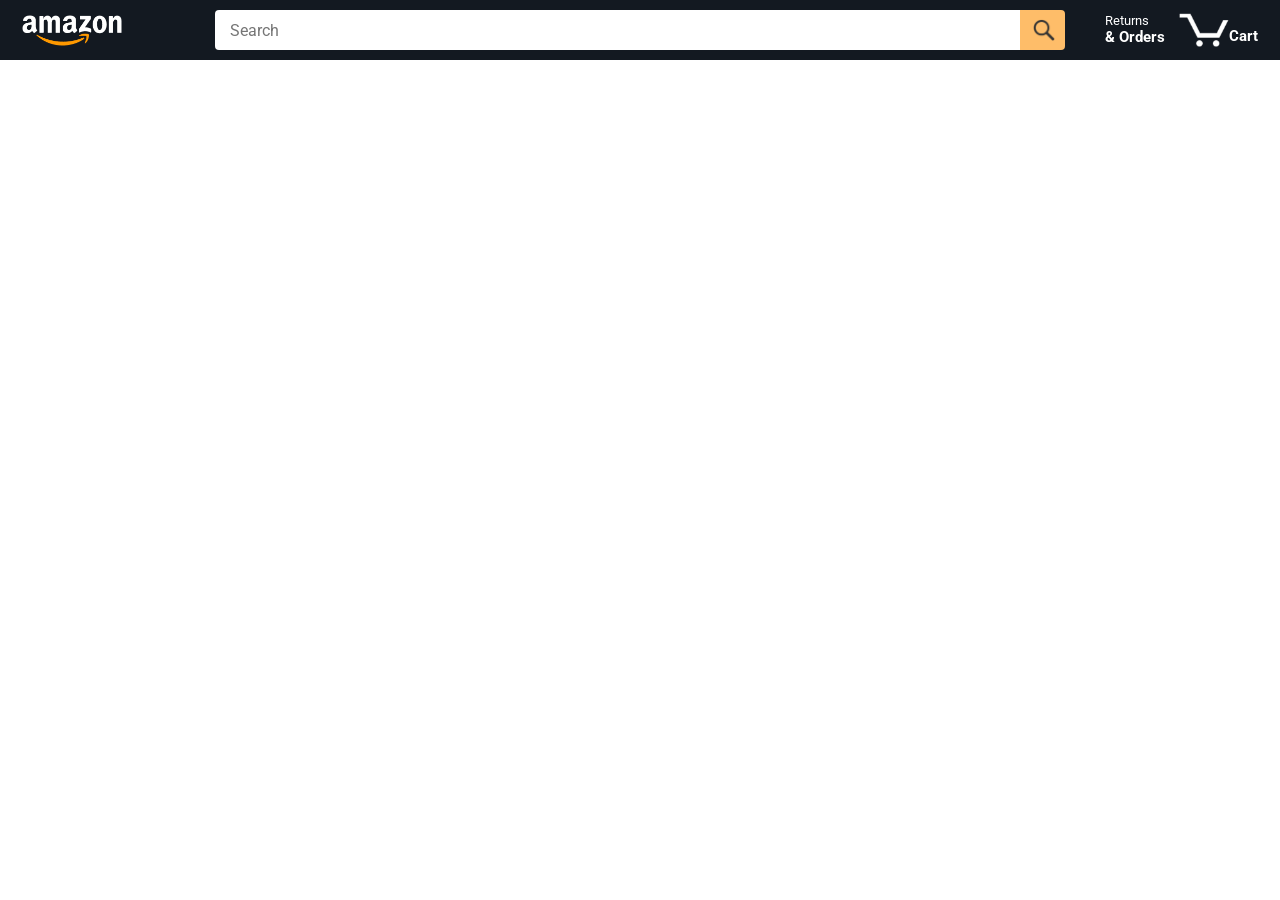
<file: index.html>
<!DOCTYPE html>
<html>

<head>
  <title>Amazon Project</title>

  <!-- This code is needed for responsive design to work.
      (Responsive design = make the website look good on
      smaller screen sizes like a phone or a tablet). -->
  <meta name="viewport" content="width=device-width, initial-scale=1">

  <!-- Load a font called Roboto from Google Fonts. -->
  <link rel="preconnect" href="https://fonts.googleapis.com">
  <link rel="preconnect" href="https://fonts.gstatic.com" crossorigin>
  <link href="https://fonts.googleapis.com/css2?family=Roboto:wght@400;500;700&display=swap" rel="stylesheet">

  <!-- Here are the CSS files for this page. -->
  <link rel="stylesheet" href="styles/shared/general.css">
  <link rel="stylesheet" href="styles/shared/amazon-header.css">
  <link rel="stylesheet" href="styles/pages/amazon.css">
</head>

<body>
  <div class="amazon-header">
    <div class="amazon-header-left-section">
      <a href="index.html" class="header-link">
        <img class="amazon-logo" src="images/amazon-logo-white.png">
        <img class="amazon-mobile-logo" src="images/amazon-mobile-logo-white.png">
      </a>
    </div>

    <div class="amazon-header-middle-section">
      <input class="search-bar" type="text" placeholder="Search">

      <button class="search-button">
        <img class="search-icon" src="images/icons/search-icon.png">
      </button>
    </div>

    <div class="amazon-header-right-section">
      <a class="orders-link header-link" href="orders.html">
        <span class="returns-text">Returns</span>
        <span class="orders-text">& Orders</span>
      </a>

      <a class="cart-link header-link" href="checkout.html">
        <img class="cart-icon" src="images/icons/cart-icon.png">
        <div class="cart-quantity js-cart-quantity"></div>
        <div class="cart-text">Cart</div>
      </a>
    </div>
  </div>

  <div class="main">
    <div class="products-grid js-product-grid">
      <!-- content product grid -->
    </div>
  </div>
  <script type="module" src="script/amazon.js"></script>



</body>

</html>
</file>
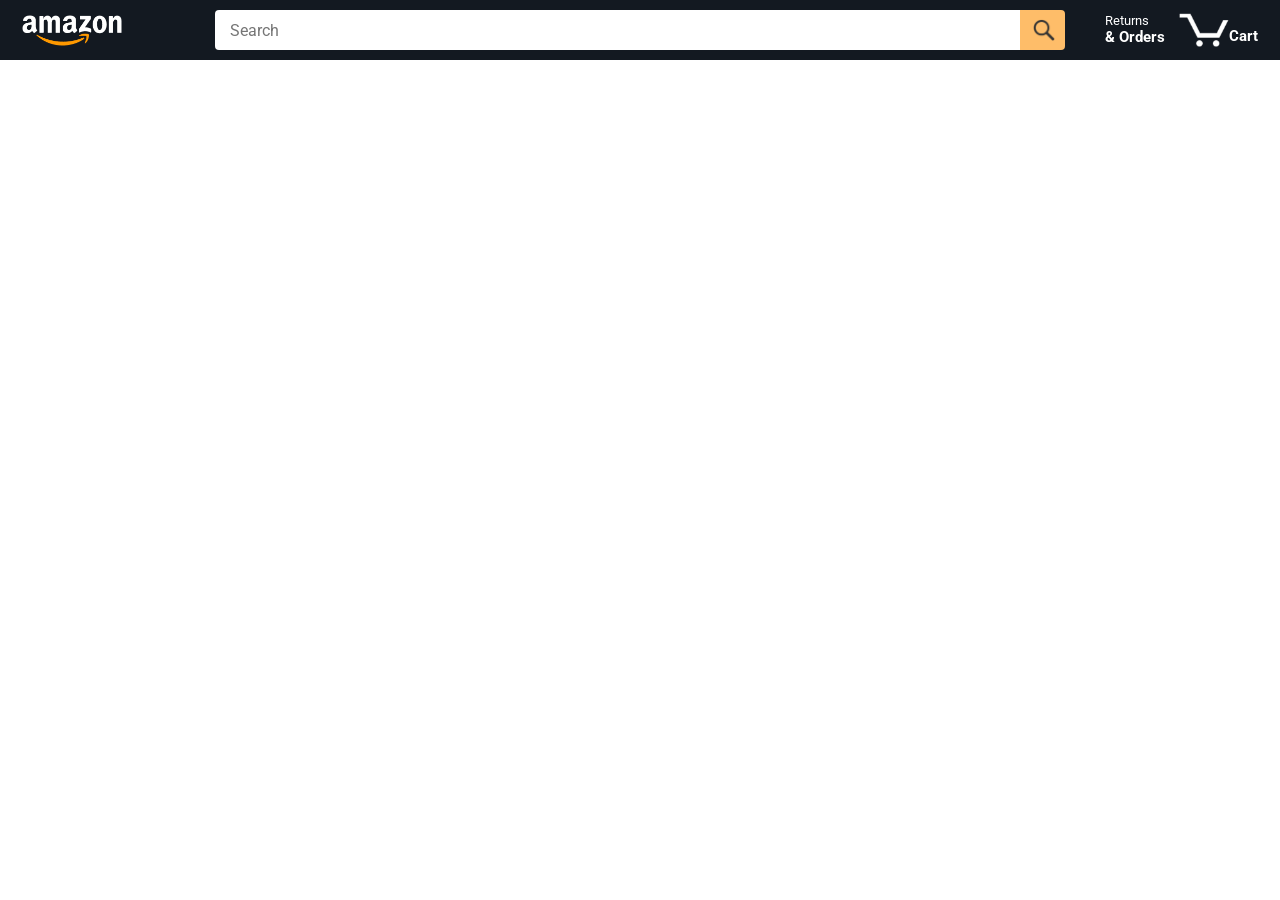
<file: amazon.html>
<!DOCTYPE html>
<html>

<head>
  <title>Amazon Project</title>

  <!-- This code is needed for responsive design to work.
      (Responsive design = make the website look good on
      smaller screen sizes like a phone or a tablet). -->
  <meta name="viewport" content="width=device-width, initial-scale=1">

  <!-- Load a font called Roboto from Google Fonts. -->
  <link rel="preconnect" href="https://fonts.googleapis.com">
  <link rel="preconnect" href="https://fonts.gstatic.com" crossorigin>
  <link href="https://fonts.googleapis.com/css2?family=Roboto:wght@400;500;700&display=swap" rel="stylesheet">

  <!-- Here are the CSS files for this page. -->
  <link rel="stylesheet" href="styles/shared/general.css">
  <link rel="stylesheet" href="styles/shared/amazon-header.css">
  <link rel="stylesheet" href="styles/pages/amazon.css">
</head>

<body>
  <div class="amazon-header">
    <div class="amazon-header-left-section">
      <a href="index.html" class="header-link">
        <img class="amazon-logo" src="images/amazon-logo-white.png">
        <img class="amazon-mobile-logo" src="images/amazon-mobile-logo-white.png">
      </a>
    </div>

    <div class="amazon-header-middle-section">
      <input class="search-bar" type="text" placeholder="Search">

      <button class="search-button">
        <img class="search-icon" src="images/icons/search-icon.png">
      </button>
    </div>

    <div class="amazon-header-right-section">
      <a class="orders-link header-link" href="orders.html">
        <span class="returns-text">Returns</span>
        <span class="orders-text">& Orders</span>
      </a>

      <a class="cart-link header-link" href="checkout.html">
        <img class="cart-icon" src="images/icons/cart-icon.png">
        <div class="cart-quantity js-cart-quantity"></div>
        <div class="cart-text">Cart</div>
      </a>
    </div>
  </div>

  <div class="main">
    <div class="products-grid js-product-grid">
      <!-- content product grid -->
    </div>
  </div>
  <script type="module" src="script/amazon.js"></script>



</body>

</html>
</file>
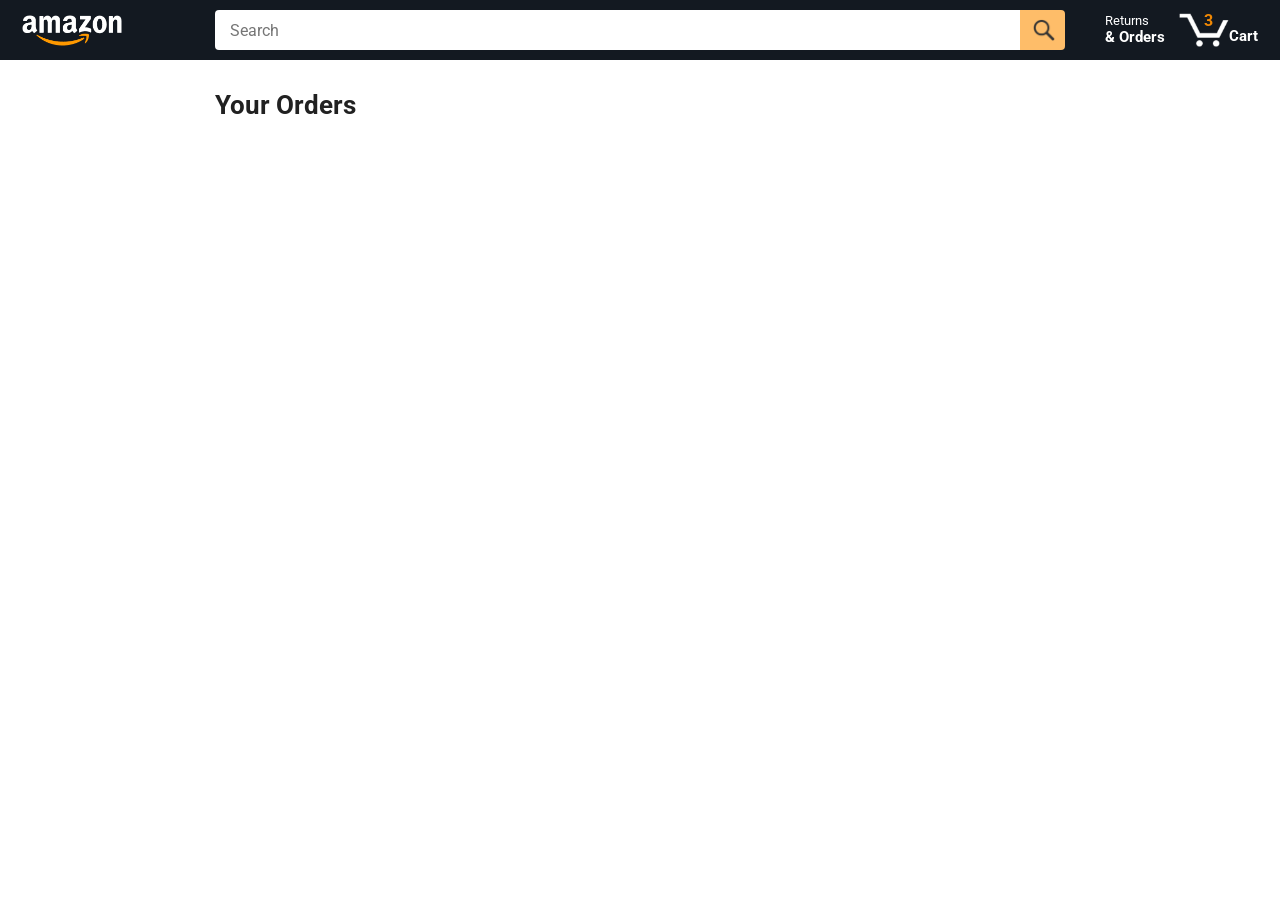
<file: orders.html>
<!DOCTYPE html>
<html>

<head>
  <title>Orders</title>

  <!-- This code is needed for responsive design to work.
      (Responsive design = make the website look good on
      smaller screen sizes like a phone or a tablet). -->
  <meta name="viewport" content="width=device-width, initial-scale=1">

  <!-- Load a font called Roboto from Google Fonts. -->
  <link rel="preconnect" href="https://fonts.googleapis.com">
  <link rel="preconnect" href="https://fonts.gstatic.com" crossorigin>
  <link href="https://fonts.googleapis.com/css2?family=Roboto:wght@400;500;700&display=swap" rel="stylesheet">

  <!-- Here are the CSS files for this page. -->
  <link rel="stylesheet" href="styles/shared/general.css">
  <link rel="stylesheet" href="styles/shared/amazon-header.css">
  <link rel="stylesheet" href="styles/pages/orders.css">
</head>

<body>
  <div class="amazon-header">
    <div class="amazon-header-left-section">
      <a href="index.html" class="header-link">
        <img class="amazon-logo" src="images/amazon-logo-white.png">
        <img class="amazon-mobile-logo" src="images/amazon-mobile-logo-white.png">
      </a>
    </div>

    <div class="amazon-header-middle-section">
      <input class="search-bar" type="text" placeholder="Search">

      <button class="search-button">
        <img class="search-icon" src="images/icons/search-icon.png">
      </button>
    </div>

    <div class="amazon-header-right-section">
      <a class="orders-link header-link" href="orders.html">
        <span class="returns-text">Returns</span>
        <span class="orders-text">& Orders</span>
      </a>

      <a class="cart-link header-link" href="checkout.html">
        <img class="cart-icon" src="images/icons/cart-icon.png">
        <div class="cart-quantity">3</div>
        <div class="cart-text">Cart</div>
      </a>
    </div>
  </div>

  <div class="main">
    <div class="page-title">Your Orders</div>

    <div class="orders-grid js-orders-grid">
    </div>
  </div>


  <script type="module" src="script/orderPage.js"></script>
</body>

</html>
</file>
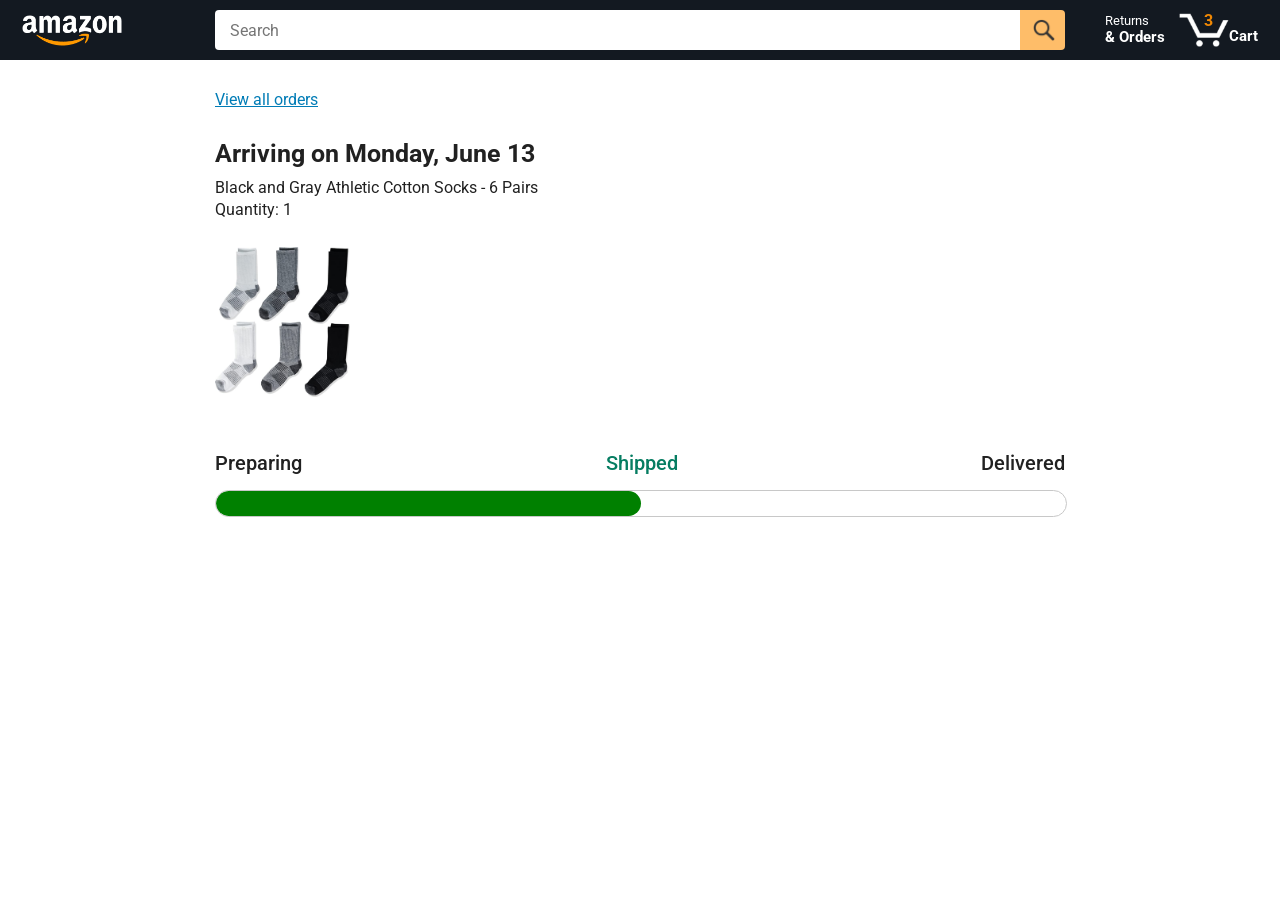
<file: tracking.html>
<!DOCTYPE html>
<html>

<head>
  <title>Tracking</title>

  <!-- This code is needed for responsive design to work.
      (Responsive design = make the website look good on
      smaller screen sizes like a phone or a tablet). -->
  <meta name="viewport" content="width=device-width, initial-scale=1">

  <!-- Load a font called Roboto from Google Fonts. -->
  <link rel="preconnect" href="https://fonts.googleapis.com">
  <link rel="preconnect" href="https://fonts.gstatic.com" crossorigin>
  <link href="https://fonts.googleapis.com/css2?family=Roboto:wght@400;500;700&display=swap" rel="stylesheet">

  <!-- Here are the CSS files for this page. -->
  <link rel="stylesheet" href="styles/shared/general.css">
  <link rel="stylesheet" href="styles/shared/amazon-header.css">
  <link rel="stylesheet" href="styles/pages/tracking.css">
</head>

<body>
  <div class="amazon-header">
    <div class="amazon-header-left-section">
      <a href="index.html" class="header-link">
        <img class="amazon-logo" src="images/amazon-logo-white.png">
        <img class="amazon-mobile-logo" src="images/amazon-mobile-logo-white.png">
      </a>
    </div>

    <div class="amazon-header-middle-section">
      <input class="search-bar" type="text" placeholder="Search">

      <button class="search-button">
        <img class="search-icon" src="images/icons/search-icon.png">
      </button>
    </div>

    <div class="amazon-header-right-section">
      <a class="orders-link header-link" href="orders.html">
        <span class="returns-text">Returns</span>
        <span class="orders-text">& Orders</span>
      </a>

      <a class="cart-link header-link" href="checkout.html">
        <img class="cart-icon" src="images/icons/cart-icon.png">
        <div class="cart-quantity">3</div>
        <div class="cart-text">Cart</div>
      </a>
    </div>
  </div>

  <div class="main">
    <div class="order-tracking">
      <a class="back-to-orders-link link-primary" href="orders.html">
        View all orders
      </a>

      <div class="delivery-date">
        Arriving on Monday, June 13
      </div>

      <div class="product-info">
        Black and Gray Athletic Cotton Socks - 6 Pairs
      </div>

      <div class="product-info">
        Quantity: 1
      </div>

      <img class="product-image" src="images/products/athletic-cotton-socks-6-pairs.jpg">

      <div class="progress-labels-container">
        <div class="progress-label">
          Preparing
        </div>
        <div class="progress-label current-status">
          Shipped
        </div>
        <div class="progress-label">
          Delivered
        </div>
      </div>

      <div class="progress-bar-container">
        <div class="progress-bar"></div>
      </div>
    </div>
  </div>

  <script>
    const url = new URL(window.location.href)
    console.log(url.searchParams.get('orderid'));
    console.log(url.searchParams.get('productid'));
  </script>
</body>

</html>
</file>
<file: styles/shared/general.css>
body {
  font-family: Roboto, Arial;
  color: rgb(33, 33, 33);
  /* The <body> element has a default margin of 8px
     on all sides. This removes the default margins. */
  margin: 0;
}

/* <p> elements have a default margin on the top
   and bottom. This removes the default margins. */
p {
  margin: 0;
}

button {
  cursor: pointer;
}

select {
  cursor: pointer;
}

input,
select,
button {
  font-family: Roboto, Arial;
}

.button-primary {
  color: rgb(33, 33, 33);
  background-color: rgb(255, 216, 20);
  border: 1px solid rgb(252, 210, 0);
  border-radius: 8px;
  cursor: pointer;
  box-shadow: 0 2px 5px rgba(213, 217, 217, 0.5);
}

.button-primary:hover {
  background-color: rgb(247, 202, 0);
  border: 1px solid rgb(242, 194, 0);
}

.button-primary:active {
  background: rgb(255, 216, 20);
  border-color: rgb(252, 210, 0);
  box-shadow: none;
}

.button-secondary {
  color: rgb(33, 33, 33);
  background: white;
  border: 1px solid rgb(213, 217, 217);
  border-radius: 8px;
  cursor: pointer;
  box-shadow: 0 2px 5px rgba(213, 217, 217, 0.5);
}

.button-secondary:hover {
  background-color: rgb(247, 250, 250);
}

.button-secondary:active {
  background-color: rgb(237, 253, 255);
  box-shadow: none;
}

/* These styles will limit text to 2 lines. Anything
   beyond 2 lines will be replaced with "..."
   You can find this code by using an A.I. tool or by
   searching in Google.
   https://css-tricks.com/almanac/properties/l/line-clamp/ */
.limit-text-to-2-lines {
  display: -webkit-box;
  -webkit-line-clamp: 2;
  -webkit-box-orient: vertical;
  overflow: hidden;
}

.link-primary {
  color: rgb(1, 124, 182);
  cursor: pointer;
}

.link-primary:hover {
  color: rgb(196, 80, 0);
}

/* Styles for dropdown selectors. */
select {
  color: rgb(33, 33, 33);
  background-color: rgb(240, 240, 240);
  border: 1px solid rgb(213, 217, 217);
  border-radius: 8px;
  padding: 3px 5px;
  font-size: 15px;
  cursor: pointer;
  box-shadow: 0 2px 5px rgba(213, 217, 217, 0.5);
}

select:focus,
input:focus {
  outline: 2px solid rgb(255, 153, 0);
}

.input-update {
  width: 40px;
  font-size: 16px;
}
</file>
<file: styles/shared/amazon-header.css>
.amazon-header {
  background-color: rgb(19, 25, 33);
  color: white;
  padding-left: 15px;
  padding-right: 15px;

  display: flex;
  align-items: center;
  justify-content: space-between;

  position: fixed;
  top: 0;
  left: 0;
  right: 0;
  height: 60px;
}

.amazon-header-left-section {
  width: 180px;
}

@media (max-width: 800px) {
  .amazon-header-left-section {
    width: unset;
  }
}

.header-link {
  display: inline-block;
  padding: 6px;
  border-radius: 2px;
  cursor: pointer;
  text-decoration: none;
  border: 1px solid rgba(0, 0, 0, 0);
}

.header-link:hover {
  border: 1px solid white;
}

.amazon-logo {
  width: 100px;
  margin-top: 5px;
}

.amazon-mobile-logo {
  display: none;
}

@media (max-width: 575px) {
  .amazon-logo {
    display: none;
  }

  .amazon-mobile-logo {
    display: block;
    height: 35px;
    margin-top: 5px;
  }
}

.amazon-header-middle-section {
  flex: 1;
  max-width: 850px;
  margin-left: 10px;
  margin-right: 10px;
  display: flex;
}

.search-bar {
  flex: 1;
  width: 0;
  font-size: 16px;
  height: 38px;
  padding-left: 15px;
  border: none;
  border-top-left-radius: 4px;
  border-bottom-left-radius: 4px;
  border-top-right-radius: 0;
  border-bottom-right-radius: 0;
}

.search-button {
  background-color: rgb(254, 189, 105);
  border: none;
  width: 45px;
  height: 40px;
  border-top-right-radius: 4px;
  border-bottom-right-radius: 4px;
  flex-shrink: 0;
}

.search-icon {
  height: 22px;
  margin-left: 2px;
  margin-top: 3px;
}

.amazon-header-right-section {
  width: 180px;
  flex-shrink: 0;
  display: flex;
  justify-content: end;
}

.orders-link {
  color: white;
}

.returns-text {
  display: block;
  font-size: 13px;
}

.orders-text {
  display: block;
  font-size: 15px;
  font-weight: 700;
}

.cart-link {
  color: white;
  display: flex;
  align-items: center;
  position: relative;
}

.cart-icon {
  width: 50px;
}

.cart-text {
  margin-top: 12px;
  font-size: 15px;
  font-weight: 700;
}

.cart-quantity {
  color: rgb(240, 136, 4);
  font-size: 16px;
  font-weight: 700;
  position: absolute;
  top: 4px;
  left: 22px;
  width: 26px;
  text-align: center;
}
</file>
<file: styles/pages/amazon.css>
.main {
  margin-top: 60px;
}

.products-grid {
  display: grid;

  /* - In CSS Grid, 1fr means a column will take up the
       remaining space in the grid.
     - If we write 1fr 1fr ... 1fr; 8 times, this will
       divide the grid into 8 columns, each taking up an
       equal amount of the space.
     - repeat(8, 1fr); is a shortcut for repeating "1fr"
       8 times (instead of typing out "1fr" 8 times).
       repeat(...) is a special property that works with
       display: grid; */
  grid-template-columns: repeat(8, 1fr);
}

/* @media is used to create responsive design (making the
   website look good on any screen size). This @media
   means when the screen width is 2000px or less, we
   will divide the grid into 7 columns instead of 8. */
@media (max-width: 2000px) {
  .products-grid {
    grid-template-columns: repeat(7, 1fr);
  }
}

/* This @media means when the screen width is 1600px or
   less, we will divide the grid into 6 columns. */
@media (max-width: 1600px) {
  .products-grid {
    grid-template-columns: repeat(6, 1fr);
  }
}

@media (max-width: 1300px) {
  .products-grid {
    grid-template-columns: repeat(5, 1fr);
  }
}

@media (max-width: 1000px) {
  .products-grid {
    grid-template-columns: repeat(4, 1fr);
  }
}

@media (max-width: 800px) {
  .products-grid {
    grid-template-columns: repeat(3, 1fr);
  }
}

@media (max-width: 575px) {
  .products-grid {
    grid-template-columns: repeat(2, 1fr);
  }
}

@media (max-width: 450px) {
  .products-grid {
    grid-template-columns: 1fr;
  }
}

.product-container {
  padding-top: 40px;
  padding-bottom: 25px;
  padding-left: 25px;
  padding-right: 25px;

  border-right: 1px solid rgb(231, 231, 231);
  border-bottom: 1px solid rgb(231, 231, 231);

  display: flex;
  flex-direction: column;
}

.product-image-container {
  display: flex;
  justify-content: center;
  align-items: center;

  height: 180px;
  margin-bottom: 20px;
}

.product-image {
  /* Images will overflow their container by default. To
    prevent this, we set max-width and max-height to 100%
    so they stay inside their container. */
  max-width: 100%;
  max-height: 100%;
}

.product-name {
  height: 40px;
  margin-bottom: 5px;
}

.product-rating-container {
  display: flex;
  align-items: center;
  margin-bottom: 10px;
}

.product-rating-stars {
  width: 100px;
  margin-right: 6px;
}

.product-rating-count {
  color: rgb(1, 124, 182);
  cursor: pointer;
  margin-top: 3px;
}

.product-price {
  font-weight: 700;
  margin-bottom: 10px;
}

.product-quantity-container {
  margin-bottom: 17px;
}

.product-spacer {
  flex: 1;
}

.added-to-cart {
  color: rgb(6, 125, 98);
  font-size: 16px;

  display: flex;
  align-items: center;
  margin-bottom: 8px;

  /* At first, the "Added to cart" message will
     be invisible. Use JavaScript to change the
     opacity and make it visible. */
  opacity: 0;
}

.added-to-cart img {
  height: 20px;
  margin-right: 5px;
}

.add-to-cart-button {
  width: 100%;
  padding: 8px;
  border-radius: 50px;
}
</file>
<file: styles/pages/orders.css>
.main {
  max-width: 850px;
  margin-top: 90px;
  margin-bottom: 100px;
  padding-left: 20px;
  padding-right: 20px;

  /* margin-left: auto;
     margin-right auto;
     Is a trick for centering an element horizontally
     without needing a container. */
  margin-left: auto;
  margin-right: auto;
}

.page-title {
  font-weight: 700;
  font-size: 26px;
  margin-bottom: 25px;
}

.orders-grid {
  display: grid;
  grid-template-columns: 1fr;
  row-gap: 50px;
}

.order-header {
  background-color: rgb(240, 242, 242);
  border: 1px solid rgb(213, 217, 217);

  display: flex;
  align-items: center;
  justify-content: space-between;

  padding: 20px 25px;
  border-top-left-radius: 8px;
  border-top-right-radius: 8px;
}

.order-header-left-section {
  display: flex;
  flex-shrink: 0;
}

.order-header-label {
  font-weight: 500;
}

.order-date,
.order-total {
  margin-right: 45px;
}

.order-header-right-section {
  flex-shrink: 1;
}

@media (max-width: 575px) {
  .order-header {
    flex-direction: column;
    align-items: start;
    line-height: 23px;
    padding: 15px;
  }

  .order-header-left-section {
    flex-direction: column;
  }

  .order-header-label {
    margin-right: 5px;
  }

  .order-date,
  .order-total {
    display: grid;
    grid-template-columns: auto 1fr;
    margin-right: 0;
  }

  .order-header-right-section {
    display: grid;
    grid-template-columns: auto 1fr;
  }
}

.order-details-grid {
  padding: 40px 25px;
  border: 1px solid rgb(213, 217, 217);
  border-top: none;
  border-bottom-left-radius: 8px;
  border-bottom-right-radius: 8px;

  display: grid;
  grid-template-columns: 110px 1fr 220px;
  column-gap: 35px;
  row-gap: 60px;
  align-items: center;
}

@media (max-width: 800px) {
  .order-details-grid {
    grid-template-columns: 110px 1fr;
    row-gap: 0;
    padding-bottom: 8px;
  }
}

@media (max-width: 450px) {
  .order-details-grid {
    grid-template-columns: 1fr;
  }
}

.product-image-container {
  text-align: center;
}

.product-image-container img {
  max-width: 110px;
  max-height: 110px;
}

.product-name {
  font-weight: 700;
  margin-bottom: 5px;
}

.product-delivery-date {
  margin-bottom: 3px;
}

.product-quantity {
  margin-bottom: 8px;
}

.buy-again-button {
  font-size: 15px;
  width: 140px;
  height: 36px;
  border-radius: 8px;

  display: flex;
  align-items: center;
  justify-content: center;
}

.buy-again-icon {
  width: 25px;
  margin-right: 15px;
}

.product-actions {
  align-self: start;
}

.track-package-button {
  width: 100%;
  font-size: 15px;
  padding: 8px;
}

@media (max-width: 800px) {
  .buy-again-button {
    margin-bottom: 10px;
  }

  .product-actions {
    /* grid-column: 2 means this element will be placed
       in column 2 in the grid. (Normally, the column that
       an element is placed in is determined by the order
       of the elements in the HTML. grid-column overrides
       this default ordering). */
    grid-column: 2;
    margin-bottom: 30px;
  }

  .track-package-button {
    width: 140px;
  }
}

@media (max-width: 450px) {
  .product-image-container {
    text-align: center;
    margin-bottom: 25px;
  }

  .product-image-container img {
    max-width: 150px;
    max-height: 150px;
  }

  .product-name {
    margin-bottom: 10px;
  }

  .product-quantity {
    margin-bottom: 15px;
  }

  .buy-again-button {
    width: 100%;
    margin-bottom: 15px;
  }

  .product-actions {
    /* grid-column: auto; undos grid-column: 2; from above.
       This element will now be placed in its normal column
       in the grid. */
    grid-column: auto;
    margin-bottom: 70px;
  }

  .track-package-button {
    width: 100%;
    padding: 12px;
  }
}
</file>
<file: styles/pages/tracking.css>
.main {
  max-width: 850px;
  margin-top: 90px;
  margin-bottom: 100px;
  padding-left: 30px;
  padding-right: 30px;

  /* margin-left: auto;
     margin-right auto;
     Is a trick for centering an element horizontally
     without needing a container. */
  margin-left: auto;
  margin-right: auto;
}

.back-to-orders-link {
  display: inline-block;
  margin-bottom: 30px;
}

.delivery-date {
  font-size: 25px;
  font-weight: 700;
  margin-bottom: 10px;
}

.product-info {
  margin-bottom: 3px;
}

.product-image {
  max-width: 150px;
  max-height: 150px;
  margin-top: 25px;
  margin-bottom: 50px;
}

.progress-labels-container {
  display: flex;
  justify-content: space-between;
  font-size: 20px;
  font-weight: 500;
  margin-bottom: 15px;
}

.current-status {
  color: rgb(6, 125, 98);
}

@media (max-width: 575px) {
  .progress-labels-container {
    font-size: 16px;
  }
}

@media (max-width: 450px) {
  .progress-labels-container {
    flex-direction: column;
    margin-bottom: 5px;
  }

  .progress-label {
    margin-bottom: 3px;
  }
}

.progress-bar-container {
  height: 25px;
  width: 100%;

  border: 1px solid rgb(200, 200, 200);
  border-radius: 50px;
  overflow: hidden;
}

.progress-bar {
  height: 100%;
  background-color: green;
  border-radius: 50px;
  width: 50%;
}
</file>
